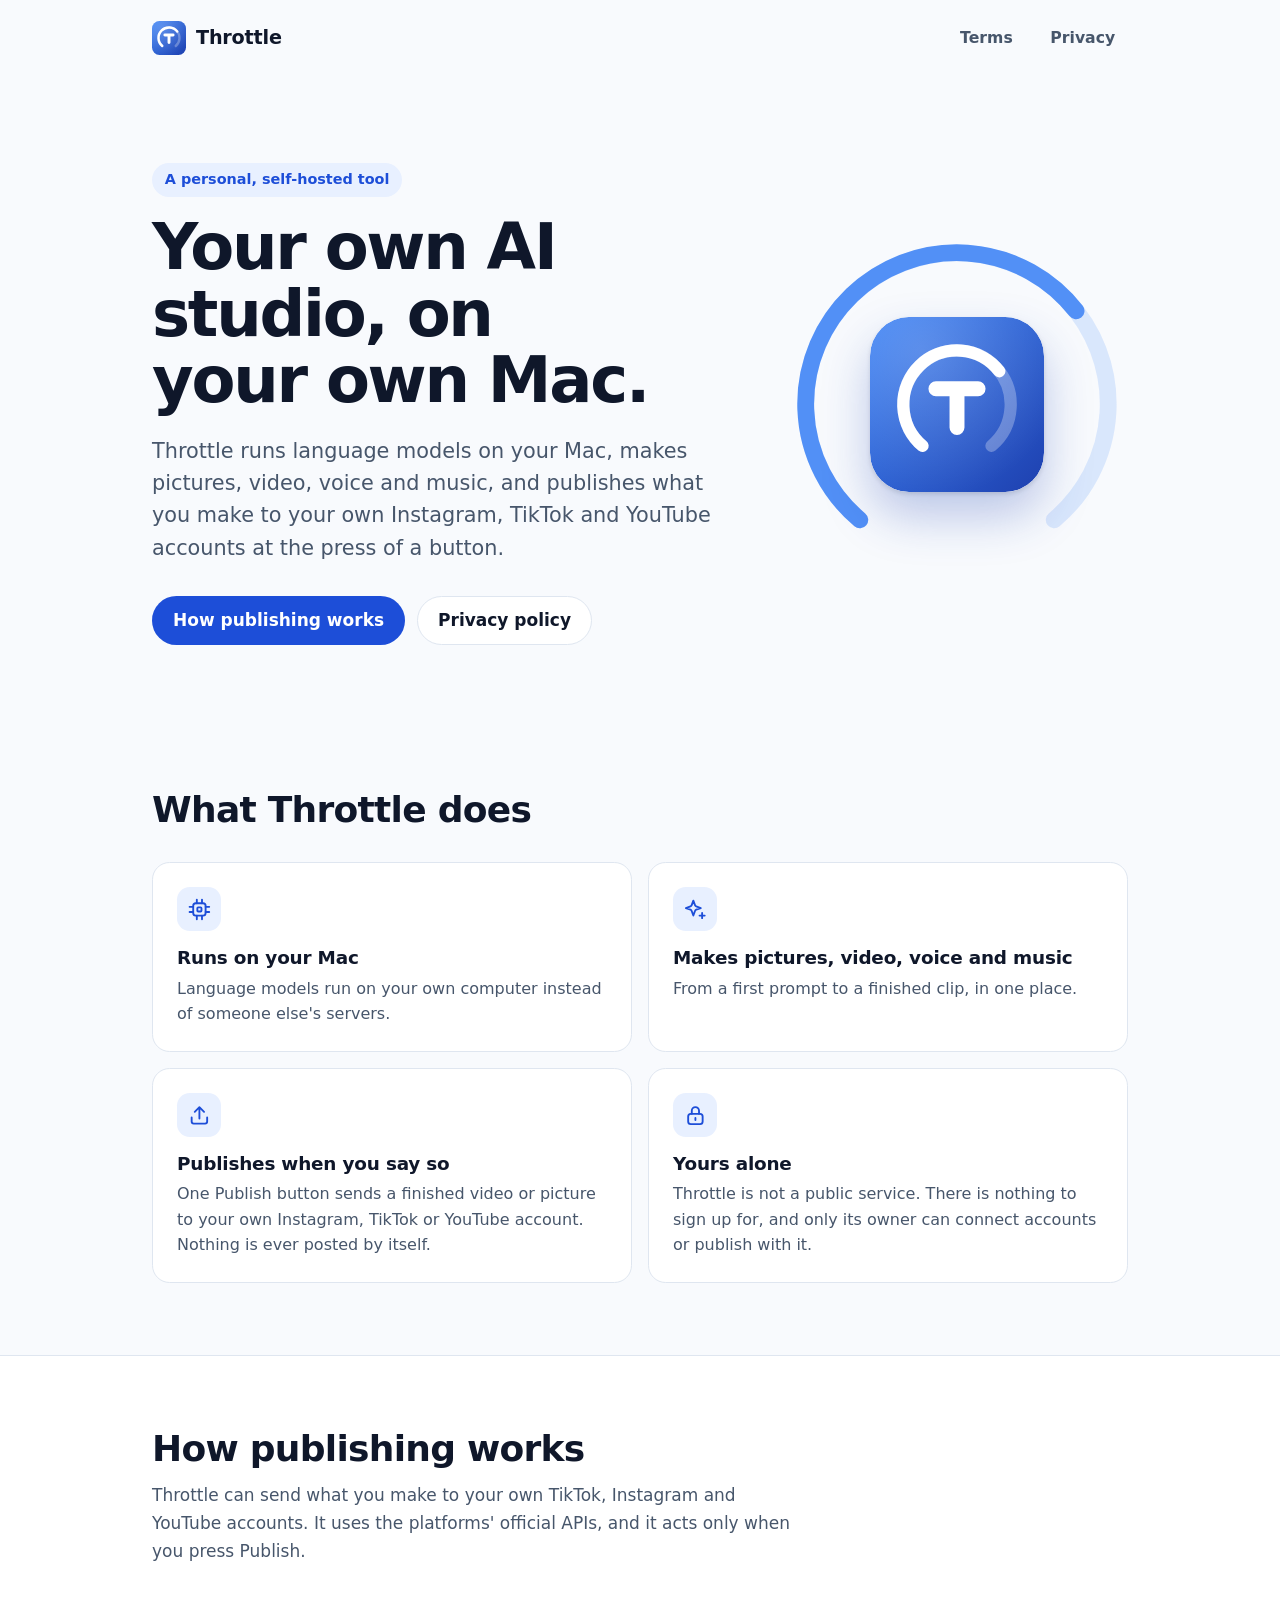
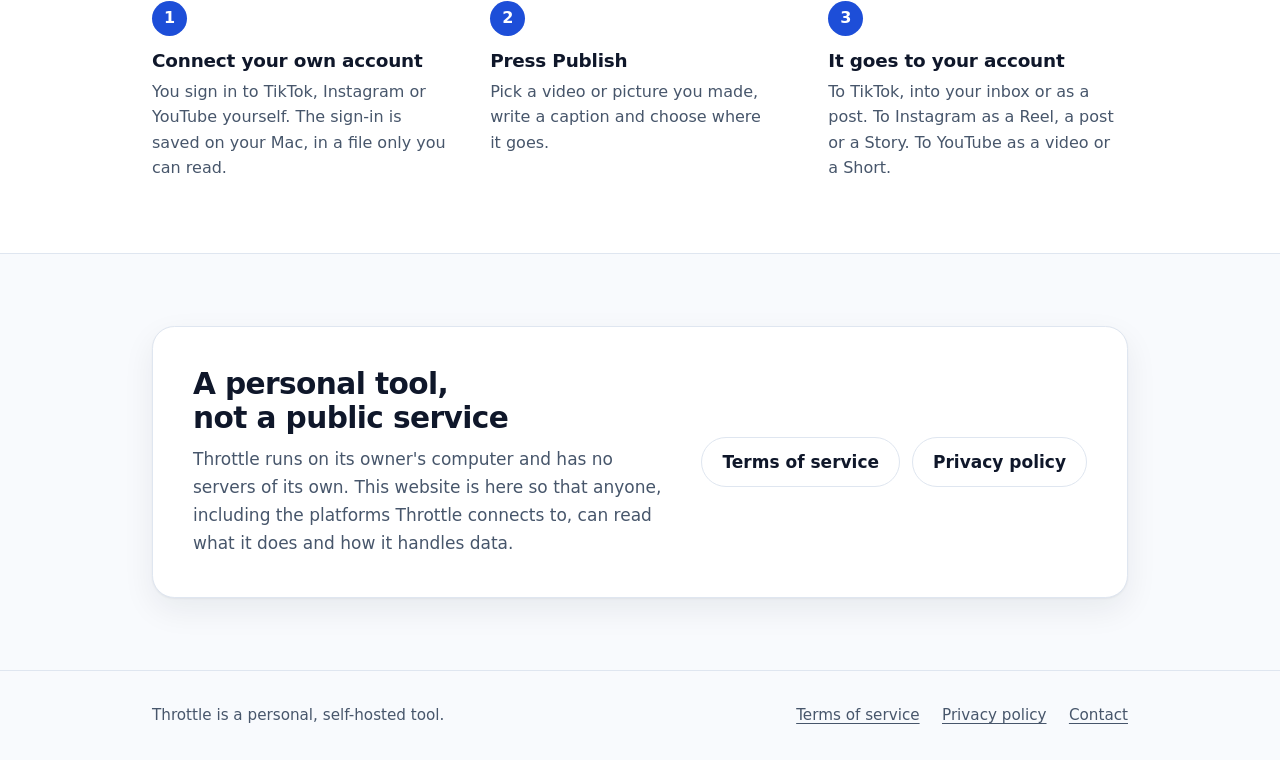
<file: index.html>
<!doctype html>
<html lang="en">
<head>
  <meta charset="utf-8">
  <meta name="viewport" content="width=device-width, initial-scale=1">
  <meta http-equiv="Content-Security-Policy" content="default-src 'none'; style-src 'self'; img-src 'self'; base-uri 'none'; form-action 'none'">
  <title>Throttle: your own AI studio, on your own Mac</title>
  <meta name="description" content="Throttle is a personal, self-hosted AI studio. It runs language models on your own Mac, makes pictures, video, voice and music, and publishes what you make to your own Instagram, TikTok and YouTube accounts when you press Publish.">
  <meta property="og:type" content="website">
  <meta property="og:site_name" content="Throttle">
  <meta property="og:title" content="Throttle: your own AI studio, on your own Mac">
  <meta property="og:description" content="A personal, self-hosted tool that runs language models locally, makes pictures, video, voice and music, and publishes them to your own accounts when you say so.">
  <meta name="theme-color" content="#f8fafd" media="(prefers-color-scheme: light)">
  <meta name="theme-color" content="#0a1020" media="(prefers-color-scheme: dark)">
  <link rel="icon" href="assets/icon-32.png" sizes="32x32" type="image/png">
  <link rel="icon" href="assets/icon.svg" type="image/svg+xml">
  <link rel="apple-touch-icon" href="assets/icon-180.png">
  <link rel="stylesheet" href="assets/site.css">
</head>
<body>
  <a class="skip" href="#main">Skip to the content</a>

  <header class="top">
    <div class="wrap">
      <a class="brand" href="index.html" aria-current="page">
        <img src="assets/icon.svg" alt="" width="34" height="34">
        <span>Throttle</span>
      </a>
      <nav class="nav" aria-label="Pages">
        <a href="terms.html">Terms</a>
        <a href="privacy.html">Privacy</a>
      </nav>
    </div>
  </header>

  <main id="main">
    <section class="hero">
      <div class="wrap">
        <div>
          <p class="eyebrow">A personal, self-hosted tool</p>
          <h1>Your own AI studio, on your own Mac.</h1>
          <p class="lead">Throttle runs language models on your Mac, makes pictures, video, voice and music, and publishes what you make to your own Instagram, TikTok and YouTube accounts at the press of a button.</p>
          <div class="actions">
            <a class="button primary" href="#publishing">How publishing works</a>
            <a class="button quiet" href="privacy.html">Privacy policy</a>
          </div>
        </div>
        <div class="emblem" aria-hidden="true">
          <svg class="gauge" viewBox="0 0 400 400">
            <path class="rest" d="M84.3 337.9 A180 180 0 1 1 315.7 337.9"/>
            <path class="pushed" pathLength="100" d="M84.3 337.9 A180 180 0 1 1 341.8 89.2"/>
          </svg>
          <img class="tile" src="assets/icon.svg" alt="" width="176" height="176">
        </div>
      </div>
    </section>

    <section class="band" aria-labelledby="does">
      <div class="wrap">
        <h2 id="does">What Throttle does</h2>
        <ul class="cards">
          <li class="card">
            <div class="glyph">
              <svg viewBox="0 0 24 24" aria-hidden="true"><rect x="6" y="6" width="12" height="12" rx="2.5"/><rect x="10" y="10" width="4" height="4" rx="0.8"/><path d="M9.5 2.5V6M14.5 2.5V6M9.5 18v3.5M14.5 18v3.5M2.5 9.5H6M2.5 14.5H6M18 9.5h3.5M18 14.5h3.5"/></svg>
            </div>
            <h3>Runs on your Mac</h3>
            <p>Language models run on your own computer instead of someone else's servers.</p>
          </li>
          <li class="card">
            <div class="glyph">
              <svg viewBox="0 0 24 24" aria-hidden="true"><path d="M10 3.5l1.6 4.4a2 2 0 0 0 1.2 1.2l4.4 1.6-4.4 1.6a2 2 0 0 0-1.2 1.2L10 17.9l-1.6-4.4a2 2 0 0 0-1.2-1.2l-4.4-1.6 4.4-1.6a2 2 0 0 0 1.2-1.2z"/><path d="M18.5 15.5v5M16 18h5"/></svg>
            </div>
            <h3>Makes pictures, video, voice and music</h3>
            <p>From a first prompt to a finished clip, in one place.</p>
          </li>
          <li class="card">
            <div class="glyph">
              <svg viewBox="0 0 24 24" aria-hidden="true"><path d="M12 15V4M7.5 8.5L12 4l4.5 4.5"/><path d="M4.5 14v4a2 2 0 0 0 2 2h11a2 2 0 0 0 2-2v-4"/></svg>
            </div>
            <h3>Publishes when you say so</h3>
            <p>One Publish button sends a finished video or picture to your own Instagram, TikTok or YouTube account. Nothing is ever posted by itself.</p>
          </li>
          <li class="card">
            <div class="glyph">
              <svg viewBox="0 0 24 24" aria-hidden="true"><rect x="5" y="10.5" width="14" height="10" rx="2.5"/><path d="M8.5 10.5v-3a3.5 3.5 0 0 1 7 0v3M12 14.5v2"/></svg>
            </div>
            <h3>Yours alone</h3>
            <p>Throttle is not a public service. There is nothing to sign up for, and only its owner can connect accounts or publish with it.</p>
          </li>
        </ul>
      </div>
    </section>

    <section class="band tinted" id="publishing" aria-labelledby="publishing-title">
      <div class="wrap">
        <h2 id="publishing-title">How publishing works</h2>
        <p class="intro">Throttle can send what you make to your own TikTok, Instagram and YouTube accounts. It uses the platforms' official APIs, and it acts only when you press Publish.</p>
        <ol class="steps">
          <li>
            <h3>Connect your own account</h3>
            <p>You sign in to TikTok, Instagram or YouTube yourself. The sign-in is saved on your Mac, in a file only you can read.</p>
          </li>
          <li>
            <h3>Press Publish</h3>
            <p>Pick a video or picture you made, write a caption and choose where it goes.</p>
          </li>
          <li>
            <h3>It goes to your account</h3>
            <p>To TikTok, into your inbox or as a post. To Instagram as a Reel, a post or a Story. To YouTube as a video or a Short.</p>
          </li>
        </ol>
      </div>
    </section>

    <section class="band" aria-labelledby="personal">
      <div class="wrap">
        <div class="note">
          <div>
            <h2 id="personal">A personal tool, not a public service</h2>
            <p>Throttle runs on its owner's computer and has no servers of its own. This website is here so that anyone, including the platforms Throttle connects to, can read what it does and how it handles data.</p>
          </div>
          <div class="actions">
            <a class="button quiet" href="terms.html">Terms of service</a>
            <a class="button quiet" href="privacy.html">Privacy policy</a>
          </div>
        </div>
      </div>
    </section>
  </main>

  <footer class="foot">
    <div class="wrap">
      <p>Throttle is a personal, self-hosted tool.</p>
      <nav aria-label="Footer">
        <a href="terms.html">Terms of service</a>
        <a href="privacy.html">Privacy policy</a>
        <a href="https://github.com/p0six/throttle-web/issues">Contact</a>
      </nav>
    </div>
  </footer>
</body>
</html>
</file>
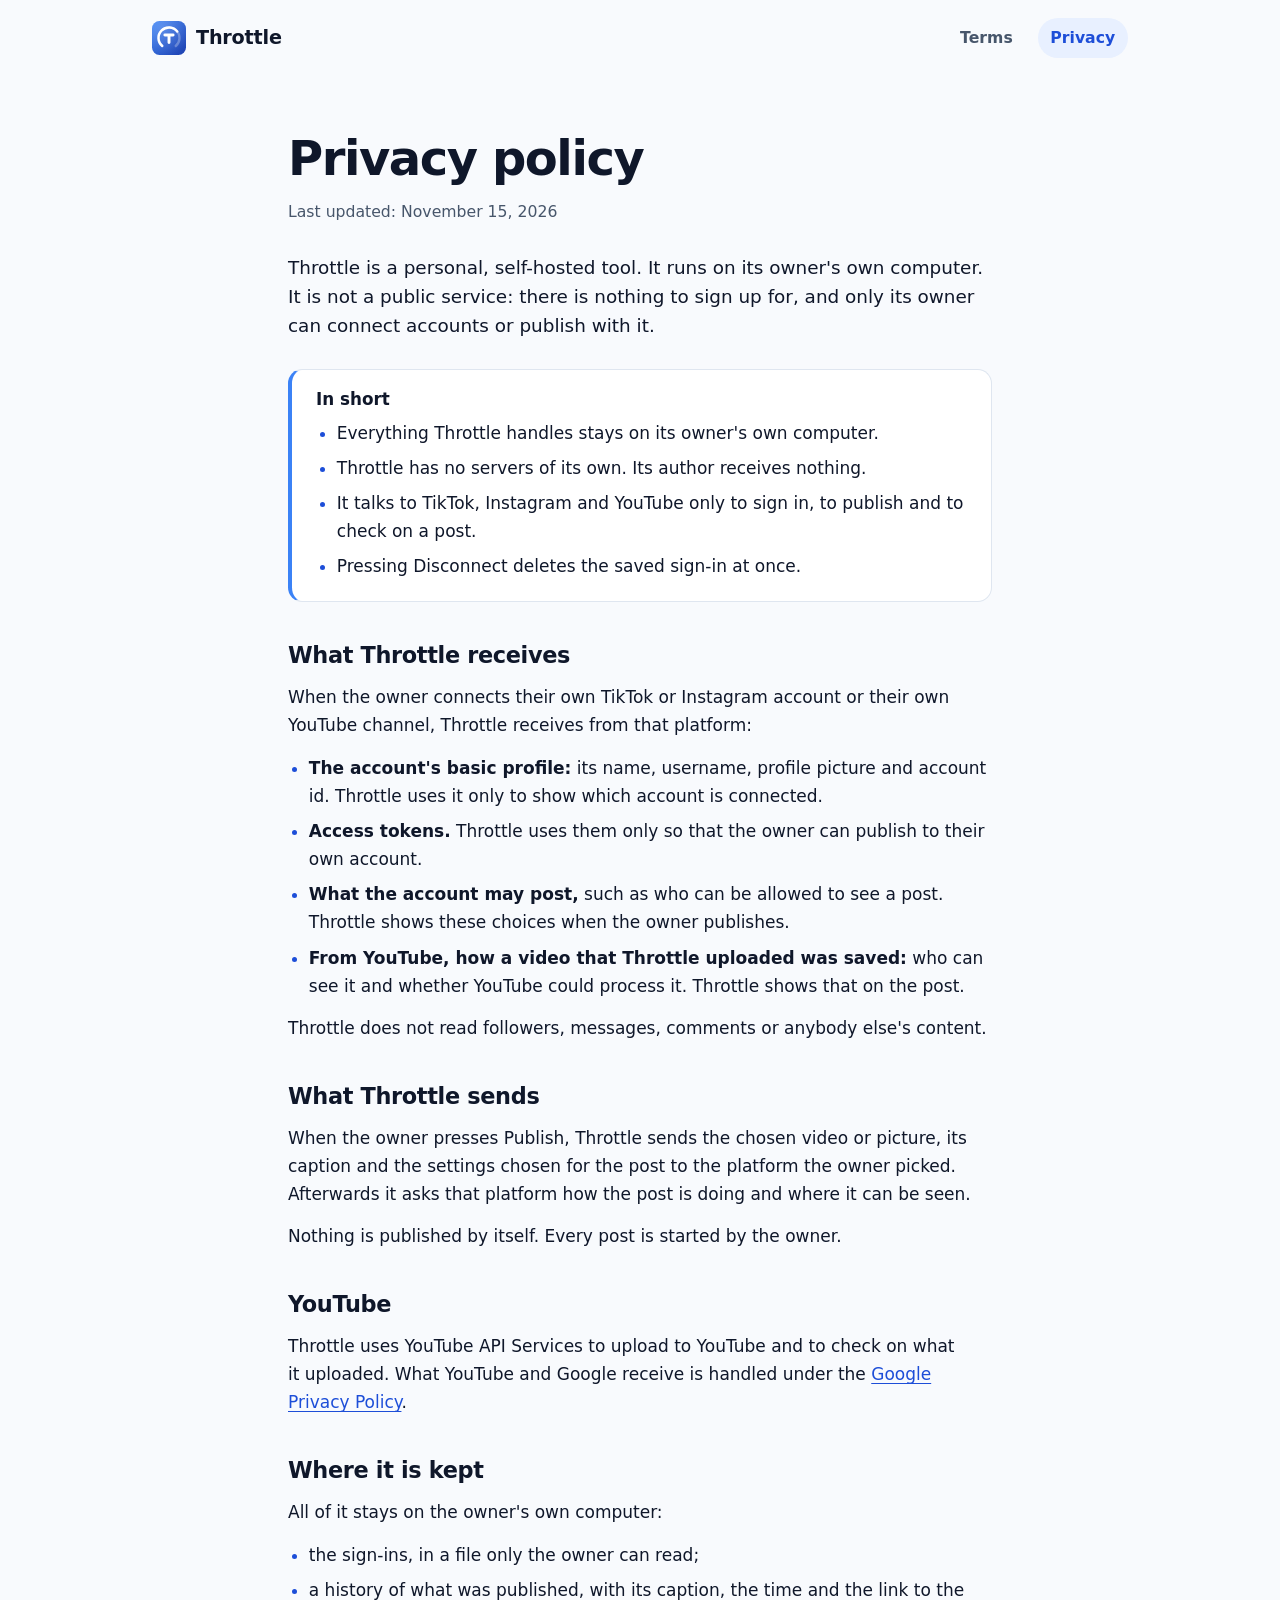
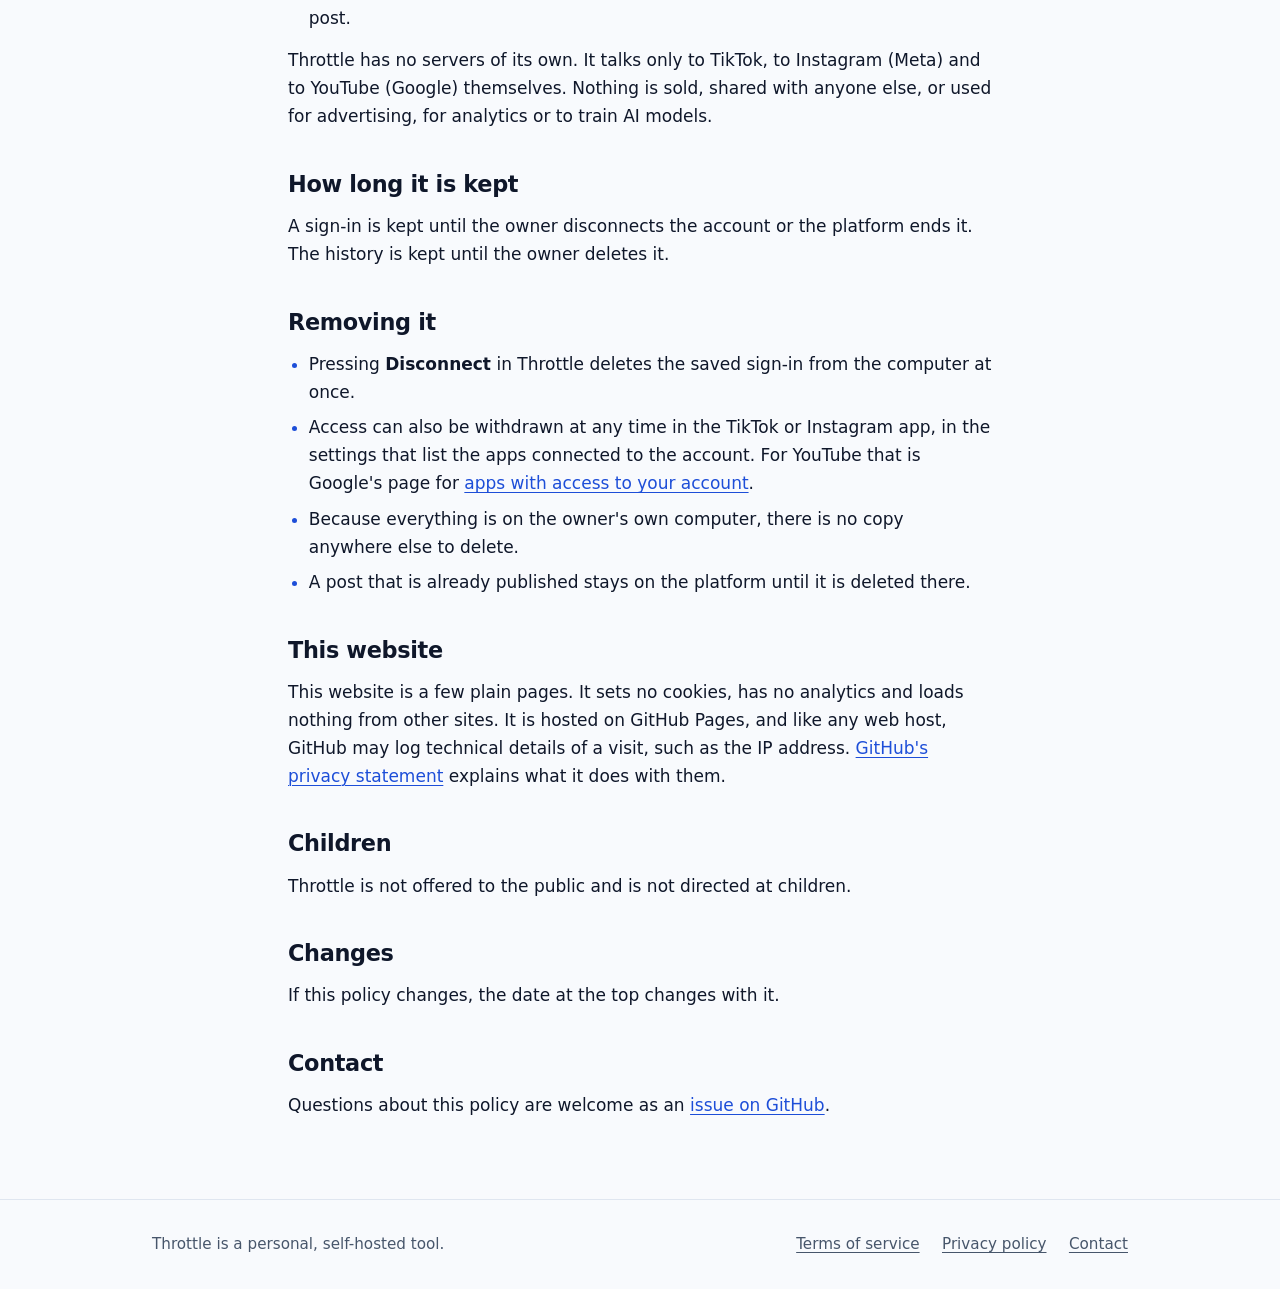
<file: privacy.html>
<!doctype html>
<html lang="en">
<head>
  <meta charset="utf-8">
  <meta name="viewport" content="width=device-width, initial-scale=1">
  <meta http-equiv="Content-Security-Policy" content="default-src 'none'; style-src 'self'; img-src 'self'; base-uri 'none'; form-action 'none'">
  <title>Privacy policy | Throttle</title>
  <meta name="description" content="What Throttle handles when its owner connects a TikTok, Instagram or YouTube account, where it is kept and how to remove it.">
  <meta property="og:type" content="website">
  <meta property="og:site_name" content="Throttle">
  <meta property="og:title" content="Throttle privacy policy">
  <meta property="og:description" content="What Throttle handles when its owner connects a TikTok, Instagram or YouTube account, where it is kept and how to remove it.">
  <meta name="theme-color" content="#f8fafd" media="(prefers-color-scheme: light)">
  <meta name="theme-color" content="#0a1020" media="(prefers-color-scheme: dark)">
  <link rel="icon" href="assets/icon-32.png" sizes="32x32" type="image/png">
  <link rel="icon" href="assets/icon.svg" type="image/svg+xml">
  <link rel="apple-touch-icon" href="assets/icon-180.png">
  <link rel="stylesheet" href="assets/site.css">
</head>
<body>
  <a class="skip" href="#main">Skip to the content</a>

  <header class="top">
    <div class="wrap">
      <a class="brand" href="index.html">
        <img src="assets/icon.svg" alt="" width="34" height="34">
        <span>Throttle</span>
      </a>
      <nav class="nav" aria-label="Pages">
        <a href="terms.html">Terms</a>
        <a href="privacy.html" aria-current="page">Privacy</a>
      </nav>
    </div>
  </header>

  <main id="main" class="doc">
    <article class="wrap">
      <h1>Privacy policy</h1>
      <p class="dated">Last updated: November 15, 2026</p>

      <p class="opening">Throttle is a personal, self-hosted tool. It runs on its owner's own computer. It is not a public service: there is nothing to sign up for, and only its owner can connect accounts or publish with it.</p>

      <section class="short" aria-labelledby="short">
        <h2 id="short">In short</h2>
        <ul>
          <li>Everything Throttle handles stays on its owner's own computer.</li>
          <li>Throttle has no servers of its own. Its author receives nothing.</li>
          <li>It talks to TikTok, Instagram and YouTube only to sign in, to publish and to check on a post.</li>
          <li>Pressing Disconnect deletes the saved sign-in at once.</li>
        </ul>
      </section>

      <h2 id="receives">What Throttle receives</h2>
      <p>When the owner connects their own TikTok or Instagram account or their own YouTube channel, Throttle receives from that platform:</p>
      <ul>
        <li><strong>The account's basic profile:</strong> its name, username, profile picture and account id. Throttle uses it only to show which account is connected.</li>
        <li><strong>Access tokens.</strong> Throttle uses them only so that the owner can publish to their own account.</li>
        <li><strong>What the account may post,</strong> such as who can be allowed to see a post. Throttle shows these choices when the owner publishes.</li>
        <li><strong>From YouTube, how a video that Throttle uploaded was saved:</strong> who can see it and whether YouTube could process it. Throttle shows that on the post.</li>
      </ul>
      <p>Throttle does not read followers, messages, comments or anybody else's content.</p>

      <h2 id="sends">What Throttle sends</h2>
      <p>When the owner presses Publish, Throttle sends the chosen video or picture, its caption and the settings chosen for the post to the platform the owner picked. Afterwards it asks that platform how the post is doing and where it can be seen.</p>
      <p>Nothing is published by itself. Every post is started by the owner.</p>

      <h2 id="youtube">YouTube</h2>
      <p>Throttle uses YouTube API Services to upload to YouTube and to check on what it uploaded. What YouTube and Google receive is handled under the <a href="https://policies.google.com/privacy">Google Privacy Policy</a>.</p>

      <h2 id="kept">Where it is kept</h2>
      <p>All of it stays on the owner's own computer:</p>
      <ul>
        <li>the sign-ins, in a file only the owner can read;</li>
        <li>a history of what was published, with its caption, the time and the link to the post.</li>
      </ul>
      <p>Throttle has no servers of its own. It talks only to TikTok, to Instagram (Meta) and to YouTube (Google) themselves. Nothing is sold, shared with anyone else, or used for advertising, for analytics or to train AI models.</p>

      <h2 id="long">How long it is kept</h2>
      <p>A sign-in is kept until the owner disconnects the account or the platform ends it. The history is kept until the owner deletes it.</p>

      <h2 id="removing">Removing it</h2>
      <ul>
        <li>Pressing <strong>Disconnect</strong> in Throttle deletes the saved sign-in from the computer at once.</li>
        <li>Access can also be withdrawn at any time in the TikTok or Instagram app, in the settings that list the apps connected to the account. For YouTube that is Google's page for <a href="https://security.google.com/settings/security/permissions">apps with access to your account</a>.</li>
        <li>Because everything is on the owner's own computer, there is no copy anywhere else to delete.</li>
        <li>A post that is already published stays on the platform until it is deleted there.</li>
      </ul>

      <h2 id="site">This website</h2>
      <p>This website is a few plain pages. It sets no cookies, has no analytics and loads nothing from other sites. It is hosted on GitHub Pages, and like any web host, GitHub may log technical details of a visit, such as the IP address. <a href="https://docs.github.com/en/site-policy/privacy-policies/github-general-privacy-statement">GitHub's privacy statement</a> explains what it does with them.</p>

      <h2 id="children">Children</h2>
      <p>Throttle is not offered to the public and is not directed at children.</p>

      <h2 id="changes">Changes</h2>
      <p>If this policy changes, the date at the top changes with it.</p>

      <h2 id="contact">Contact</h2>
      <p>Questions about this policy are welcome as an <a href="https://github.com/p0six/throttle-web/issues">issue on GitHub</a>.</p>
    </article>
  </main>

  <footer class="foot">
    <div class="wrap">
      <p>Throttle is a personal, self-hosted tool.</p>
      <nav aria-label="Footer">
        <a href="terms.html">Terms of service</a>
        <a href="privacy.html" aria-current="page">Privacy policy</a>
        <a href="https://github.com/p0six/throttle-web/issues">Contact</a>
      </nav>
    </div>
  </footer>
</body>
</html>
</file>
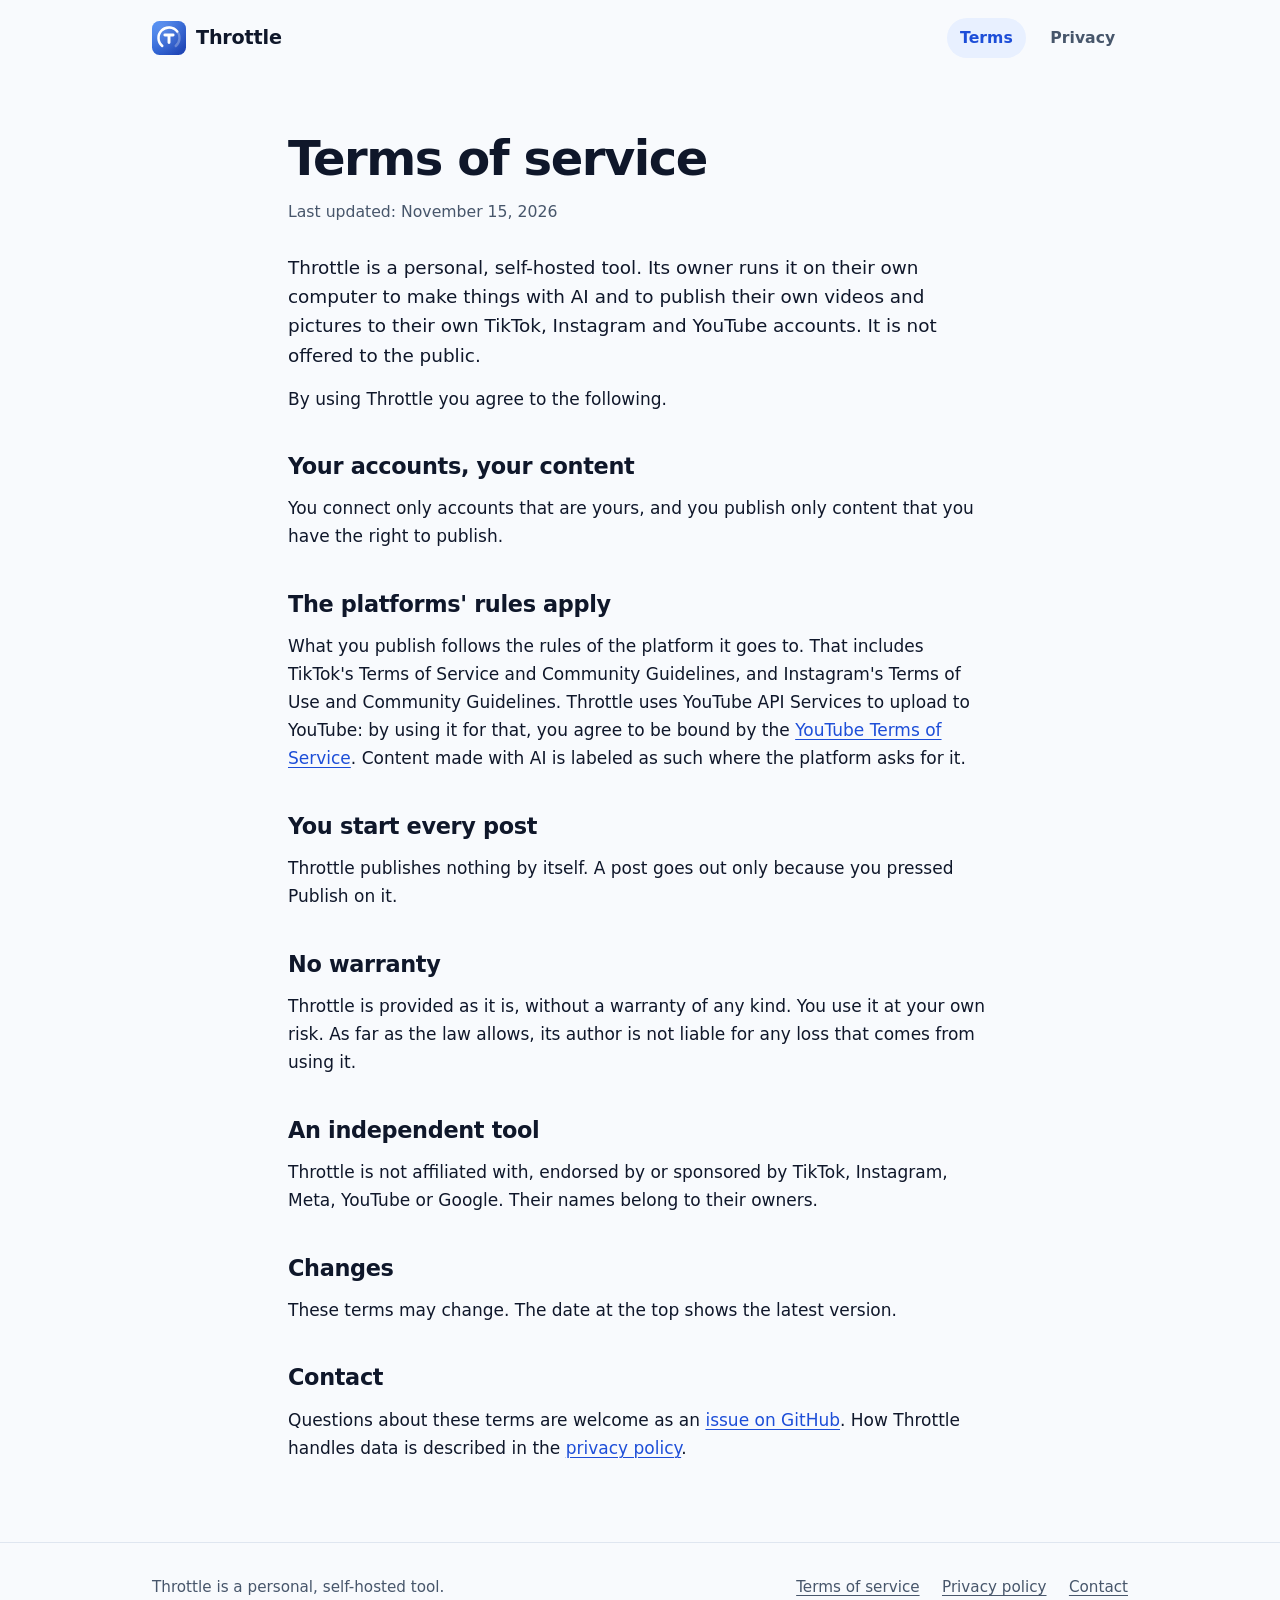
<file: terms.html>
<!doctype html>
<html lang="en">
<head>
  <meta charset="utf-8">
  <meta name="viewport" content="width=device-width, initial-scale=1">
  <meta http-equiv="Content-Security-Policy" content="default-src 'none'; style-src 'self'; img-src 'self'; base-uri 'none'; form-action 'none'">
  <title>Terms of service | Throttle</title>
  <meta name="description" content="The terms for using Throttle, a personal, self-hosted tool that publishes its owner's own videos and pictures to their own TikTok, Instagram and YouTube accounts.">
  <meta property="og:type" content="website">
  <meta property="og:site_name" content="Throttle">
  <meta property="og:title" content="Throttle terms of service">
  <meta property="og:description" content="The terms for using Throttle, a personal, self-hosted tool.">
  <meta name="theme-color" content="#f8fafd" media="(prefers-color-scheme: light)">
  <meta name="theme-color" content="#0a1020" media="(prefers-color-scheme: dark)">
  <link rel="icon" href="assets/icon-32.png" sizes="32x32" type="image/png">
  <link rel="icon" href="assets/icon.svg" type="image/svg+xml">
  <link rel="apple-touch-icon" href="assets/icon-180.png">
  <link rel="stylesheet" href="assets/site.css">
</head>
<body>
  <a class="skip" href="#main">Skip to the content</a>

  <header class="top">
    <div class="wrap">
      <a class="brand" href="index.html">
        <img src="assets/icon.svg" alt="" width="34" height="34">
        <span>Throttle</span>
      </a>
      <nav class="nav" aria-label="Pages">
        <a href="terms.html" aria-current="page">Terms</a>
        <a href="privacy.html">Privacy</a>
      </nav>
    </div>
  </header>

  <main id="main" class="doc">
    <article class="wrap">
      <h1>Terms of service</h1>
      <p class="dated">Last updated: November 15, 2026</p>

      <p class="opening">Throttle is a personal, self-hosted tool. Its owner runs it on their own computer to make things with AI and to publish their own videos and pictures to their own TikTok, Instagram and YouTube accounts. It is not offered to the public.</p>

      <p>By using Throttle you agree to the following.</p>

      <h2 id="yours">Your accounts, your content</h2>
      <p>You connect only accounts that are yours, and you publish only content that you have the right to publish.</p>

      <h2 id="rules">The platforms' rules apply</h2>
      <p>What you publish follows the rules of the platform it goes to. That includes TikTok's Terms of Service and Community Guidelines, and Instagram's Terms of Use and Community Guidelines. Throttle uses YouTube API Services to upload to YouTube: by using it for that, you agree to be bound by the <a href="https://www.youtube.com/t/terms">YouTube Terms of Service</a>. Content made with AI is labeled as such where the platform asks for it.</p>

      <h2 id="start">You start every post</h2>
      <p>Throttle publishes nothing by itself. A post goes out only because you pressed Publish on it.</p>

      <h2 id="warranty">No warranty</h2>
      <p>Throttle is provided as it is, without a warranty of any kind. You use it at your own risk. As far as the law allows, its author is not liable for any loss that comes from using it.</p>

      <h2 id="independent">An independent tool</h2>
      <p>Throttle is not affiliated with, endorsed by or sponsored by TikTok, Instagram, Meta, YouTube or Google. Their names belong to their owners.</p>

      <h2 id="changes">Changes</h2>
      <p>These terms may change. The date at the top shows the latest version.</p>

      <h2 id="contact">Contact</h2>
      <p>Questions about these terms are welcome as an <a href="https://github.com/p0six/throttle-web/issues">issue on GitHub</a>. How Throttle handles data is described in the <a href="privacy.html">privacy policy</a>.</p>
    </article>
  </main>

  <footer class="foot">
    <div class="wrap">
      <p>Throttle is a personal, self-hosted tool.</p>
      <nav aria-label="Footer">
        <a href="terms.html" aria-current="page">Terms of service</a>
        <a href="privacy.html">Privacy policy</a>
        <a href="https://github.com/p0six/throttle-web/issues">Contact</a>
      </nav>
    </div>
  </footer>
</body>
</html>
</file>
<file: assets/site.css>
/* Throttle website. Plain CSS, no build step, nothing loaded from other sites. */

:root {
  color-scheme: light dark;

  --bg: #f8fafd;
  --surface: #ffffff;
  --ink: #0f172a;
  --muted: #47566b;
  --line: #dfe6f0;
  --accent: #1d4ed8;
  --accent-ink: #ffffff;
  --accent-soft: #e8f0ff;
  --ring: #3b82f6;
  --shadow: 0 1px 2px rgb(15 23 42 / 0.05), 0 12px 32px rgb(15 23 42 / 0.07);

  --sans: system-ui, -apple-system, "Segoe UI", Roboto, "Helvetica Neue", Arial, sans-serif;
  --round: ui-rounded, "SF Pro Rounded", system-ui, -apple-system, "Segoe UI", Roboto, "Helvetica Neue",
    Arial, sans-serif;

  --page: 66rem;
  --text: 44rem;
  --gutter: clamp(1.25rem, 4vw, 2.5rem);
}

@media (prefers-color-scheme: dark) {
  :root {
    --bg: #0a1020;
    --surface: #111a2f;
    --ink: #e9eefb;
    --muted: #a3b2cc;
    --line: #223050;
    --accent: #8fb6ff;
    --accent-ink: #0a1020;
    --accent-soft: #16233f;
    --ring: #60a5fa;
    --shadow: 0 1px 2px rgb(0 0 0 / 0.3), 0 12px 32px rgb(0 0 0 / 0.35);
  }
}

*,
*::before,
*::after {
  box-sizing: border-box;
}

html {
  -webkit-text-size-adjust: 100%;
  text-size-adjust: 100%;
  scroll-behavior: smooth;
}

body {
  margin: 0;
  min-height: 100vh;
  min-height: 100dvh;
  display: flex;
  flex-direction: column;
  background: var(--bg);
  color: var(--ink);
  font: 1.0625rem/1.65 var(--sans);
  -webkit-font-smoothing: antialiased;
  text-rendering: optimizeLegibility;
}

main {
  flex: 1;
}

img,
svg {
  display: block;
  max-width: 100%;
}

h1,
h2,
h3 {
  margin: 0;
  font-family: var(--round);
  line-height: 1.15;
  letter-spacing: -0.02em;
  text-wrap: balance;
}

p {
  margin: 0;
  text-wrap: pretty;
}

a {
  color: var(--accent);
  text-underline-offset: 0.18em;
  text-decoration-thickness: 0.07em;
}

a:hover {
  text-decoration-thickness: 0.12em;
}

:focus-visible {
  outline: 3px solid var(--ring);
  outline-offset: 3px;
  border-radius: 6px;
}

.wrap {
  width: 100%;
  max-width: var(--page);
  margin-inline: auto;
  padding-inline: var(--gutter);
}

.skip {
  position: absolute;
  left: var(--gutter);
  top: -4rem;
  z-index: 10;
  padding: 0.6rem 1rem;
  border-radius: 0.6rem;
  background: var(--accent);
  color: var(--accent-ink);
  font-weight: 600;
  text-decoration: none;
}

.skip:focus {
  top: 0.75rem;
}

/* ---------------------------------------------------------------- header */

.top {
  padding-block: 1.1rem;
}

.top .wrap {
  display: flex;
  align-items: center;
  justify-content: space-between;
  gap: 1rem;
}

.brand {
  display: inline-flex;
  align-items: center;
  gap: 0.65rem;
  color: var(--ink);
  font: 700 1.2rem/1 var(--round);
  letter-spacing: -0.01em;
  text-decoration: none;
}

.brand img {
  width: 2.1rem;
  height: 2.1rem;
}

.nav {
  display: flex;
  gap: clamp(0.25rem, 2vw, 0.75rem);
}

.nav a {
  padding: 0.45rem 0.8rem;
  border-radius: 999px;
  color: var(--muted);
  font-size: 0.98rem;
  font-weight: 550;
  text-decoration: none;
}

.nav a:hover {
  background: var(--accent-soft);
  color: var(--ink);
}

.nav a[aria-current="page"] {
  background: var(--accent-soft);
  color: var(--accent);
}

/* ------------------------------------------------------------------ hero */

.hero {
  padding-block: clamp(2.5rem, 7vw, 5.5rem) clamp(2.5rem, 6vw, 4.5rem);
}

.hero .wrap {
  display: grid;
  grid-template-columns: minmax(0, 1.25fr) minmax(0, 0.75fr);
  align-items: center;
  gap: clamp(2rem, 5vw, 4rem);
}

.eyebrow {
  display: inline-block;
  margin-bottom: 1.1rem;
  padding: 0.3rem 0.8rem;
  border-radius: 999px;
  background: var(--accent-soft);
  color: var(--accent);
  font-size: 0.9rem;
  font-weight: 600;
}

.hero h1 {
  font-size: clamp(2.3rem, 4.2vw + 1.1rem, 4rem);
  font-weight: 800;
  letter-spacing: -0.035em;
  line-height: 1.04;
}

.hero .lead {
  margin-top: 1.3rem;
  max-width: 36rem;
  color: var(--muted);
  font-size: clamp(1.1rem, 0.6vw + 1rem, 1.3rem);
  line-height: 1.55;
}

.actions {
  display: flex;
  flex-wrap: wrap;
  gap: 0.75rem;
  margin-top: 2rem;
}

.button {
  display: inline-flex;
  align-items: center;
  justify-content: center;
  min-height: 2.9rem;
  padding: 0.6rem 1.25rem;
  border: 1px solid transparent;
  border-radius: 999px;
  font-weight: 600;
  text-decoration: none;
}

.button.primary {
  background: var(--accent);
  color: var(--accent-ink);
}

.button.primary:hover {
  filter: brightness(1.08);
}

.button.quiet {
  border-color: var(--line);
  background: var(--surface);
  color: var(--ink);
}

.button.quiet:hover {
  border-color: var(--ring);
}

/* The app icon, in front of a gauge that fills as far as the throttle is pushed. */
.emblem {
  position: relative;
  justify-self: center;
  width: min(100%, 21rem);
  aspect-ratio: 1;
  display: grid;
  place-items: center;
}

.emblem .gauge {
  position: absolute;
  inset: 0;
  width: 100%;
  height: 100%;
  overflow: visible;
}

.gauge path {
  fill: none;
  stroke: var(--ring);
  stroke-width: 20;
  stroke-linecap: round;
}

.gauge .rest {
  opacity: 0.16;
}

.gauge .pushed {
  opacity: 0.85;
  stroke-dasharray: 100;
  stroke-dashoffset: 0;
  animation: push 1.4s cubic-bezier(0.2, 0.7, 0.2, 1) 0.15s backwards;
}

@keyframes push {
  from {
    stroke-dashoffset: 100;
  }
}

.emblem .tile {
  position: relative;
  width: 52%;
  height: auto;
  border-radius: 22.3%;
  box-shadow: 0 2px 4px rgb(15 23 42 / 0.12), 0 24px 48px rgb(30 64 175 / 0.28);
}

/* -------------------------------------------------------------- sections */

.band {
  padding-block: clamp(2.5rem, 6vw, 4.5rem);
}

.band.tinted {
  border-block: 1px solid var(--line);
  background: var(--surface);
}

.band h2 {
  font-size: clamp(1.6rem, 1.6vw + 1.1rem, 2.25rem);
  font-weight: 750;
}

.band .intro {
  margin-top: 0.7rem;
  max-width: 40rem;
  color: var(--muted);
}

.cards {
  display: grid;
  grid-template-columns: repeat(2, minmax(0, 1fr));
  gap: 1rem;
  margin: 2rem 0 0;
  padding: 0;
  list-style: none;
}

.card {
  padding: 1.5rem;
  border: 1px solid var(--line);
  border-radius: 1.1rem;
  background: var(--surface);
}

.card .glyph {
  width: 2.75rem;
  height: 2.75rem;
  margin-bottom: 1rem;
  padding: 0.6rem;
  border-radius: 0.8rem;
  background: var(--accent-soft);
  color: var(--accent);
}

.glyph svg {
  width: 100%;
  height: 100%;
  fill: none;
  stroke: currentColor;
  stroke-width: 1.8;
  stroke-linecap: round;
  stroke-linejoin: round;
}

.card h3,
.steps h3 {
  font-size: 1.15rem;
  font-weight: 700;
  letter-spacing: -0.01em;
}

.card p,
.steps p {
  margin-top: 0.45rem;
  color: var(--muted);
  font-size: 1rem;
  line-height: 1.6;
}

.steps {
  display: grid;
  grid-template-columns: repeat(3, minmax(0, 1fr));
  gap: clamp(1.25rem, 3vw, 2.5rem);
  margin: 2.25rem 0 0;
  padding: 0;
  list-style: none;
  counter-reset: step;
}

.steps li {
  counter-increment: step;
}

.steps li::before {
  content: counter(step);
  display: grid;
  place-items: center;
  width: 2.2rem;
  height: 2.2rem;
  margin-bottom: 0.9rem;
  border-radius: 50%;
  background: var(--accent);
  color: var(--accent-ink);
  font: 700 1rem/1 var(--round);
}

.note {
  display: grid;
  grid-template-columns: minmax(0, 1fr) auto;
  align-items: center;
  gap: 1.5rem 2.5rem;
  padding: clamp(1.5rem, 4vw, 2.5rem);
  border: 1px solid var(--line);
  border-radius: 1.4rem;
  background: var(--surface);
  box-shadow: var(--shadow);
}

.note h2 {
  font-size: clamp(1.4rem, 1.2vw + 1.05rem, 1.85rem);
}

.note p {
  margin-top: 0.6rem;
  max-width: 38rem;
  color: var(--muted);
}

.note .actions {
  margin-top: 0;
}

/* ----------------------------------------------- terms and privacy pages */

.doc {
  padding-block: clamp(2rem, 5vw, 3.5rem) clamp(3rem, 7vw, 5rem);
}

.doc .wrap {
  max-width: calc(var(--text) + 2 * var(--gutter));
}

.doc h1 {
  font-size: clamp(2rem, 2.6vw + 1.2rem, 3rem);
  font-weight: 800;
  letter-spacing: -0.03em;
}

.doc .dated {
  margin-top: 0.75rem;
  color: var(--muted);
  font-size: 0.98rem;
}

.doc .opening {
  margin-top: 1.75rem;
  font-size: 1.15rem;
  line-height: 1.6;
}

.doc h2 {
  margin-top: 2.6rem;
  font-size: 1.4rem;
  font-weight: 750;
  letter-spacing: -0.015em;
  scroll-margin-top: 1.5rem;
}

.doc p,
.doc ul,
.doc ol {
  margin-top: 0.9rem;
}

.doc ul,
.doc ol {
  margin-bottom: 0;
  padding-left: 1.3rem;
}

.doc li + li {
  margin-top: 0.45rem;
}

.doc li::marker {
  color: var(--accent);
}

.doc strong {
  font-weight: 650;
}

.short {
  margin-top: 1.75rem;
  padding: 1.25rem 1.5rem;
  border: 1px solid var(--line);
  border-left: 4px solid var(--ring);
  border-radius: 0.9rem;
  background: var(--surface);
}

.short h2 {
  margin-top: 0;
  font-size: 1.05rem;
  letter-spacing: 0;
}

.short ul {
  margin-top: 0.6rem;
}

/* ---------------------------------------------------------------- footer */

.foot {
  padding-block: 2rem;
  border-top: 1px solid var(--line);
  color: var(--muted);
  font-size: 0.95rem;
}

.foot .wrap {
  display: flex;
  flex-wrap: wrap;
  align-items: center;
  justify-content: space-between;
  gap: 0.75rem 2rem;
}

.foot nav {
  display: flex;
  flex-wrap: wrap;
  gap: 0.4rem 1.4rem;
}

.foot a {
  color: var(--muted);
}

.foot a:hover {
  color: var(--ink);
}

/* ------------------------------------------------------------ small screens */

@media (max-width: 52rem) {
  .hero .wrap {
    grid-template-columns: minmax(0, 1fr);
  }

  .emblem {
    grid-row: 1;
    justify-self: start;
    width: 9.5rem;
    margin-left: -0.6rem;
  }

  .steps {
    grid-template-columns: minmax(0, 1fr);
  }

  .steps li {
    display: grid;
    grid-template-columns: auto minmax(0, 1fr);
    column-gap: 1rem;
  }

  .steps li::before {
    grid-row: span 2;
    margin-bottom: 0;
  }

  .note {
    grid-template-columns: minmax(0, 1fr);
  }
}

@media (max-width: 38rem) {
  .cards {
    grid-template-columns: minmax(0, 1fr);
  }

  .brand span {
    font-size: 1.1rem;
  }

  /* two buttons that don't fit side by side: each gets the full width */
  .actions .button {
    flex: 1 1 auto;
  }

  .nav a {
    padding-inline: 0.6rem;
  }
}

@media (prefers-reduced-motion: reduce) {
  html {
    scroll-behavior: auto;
  }

  .gauge .pushed {
    animation: none;
  }
}

@media print {
  .top,
  .foot nav,
  .skip {
    display: none;
  }

  body {
    background: #fff;
    color: #000;
    font-size: 11pt;
  }

  .short {
    background: none;
  }

  a {
    color: inherit;
  }
}
</file>
